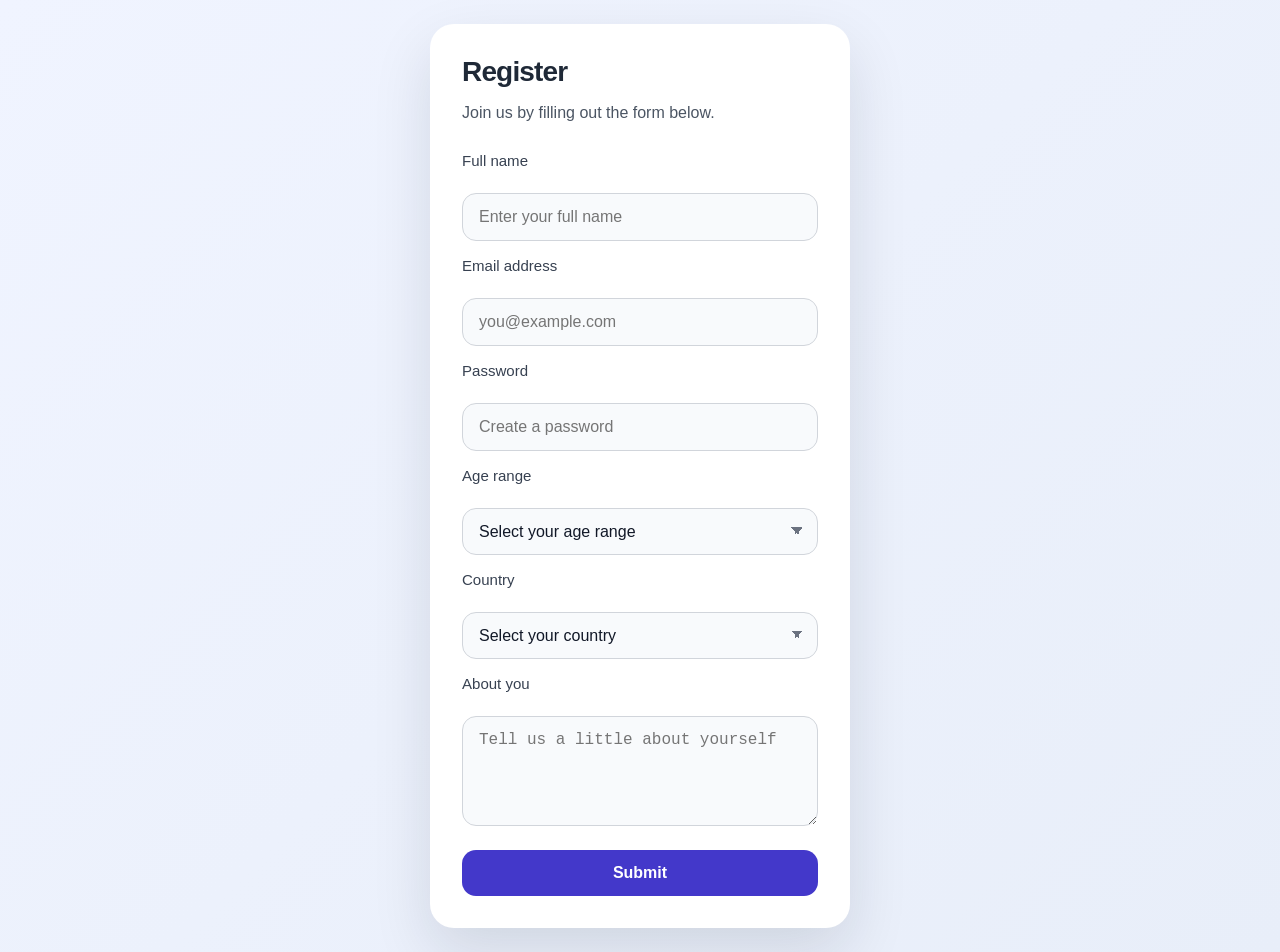
<file: index.html>
<!DOCTYPE html>
<html lang="en">
<head>
    <meta charset="utf-8">
    <meta name="viewport" content="width=device-width, initial-scale=1.0">
    <title>Registration form</title>
    <link rel="stylesheet" href="./style.css">
</head>
<body>
    <main class="page-shell">
        <section class="form-card">
            <header class="card-header">
                <h1>Register</h1>
                <p>Join us by filling out the form below.</p>
            </header>
            <form class="card-form" action="#" method="post">
                <label for="name">Full name</label>
                <input type="text" id="name" name="name" placeholder="Enter your full name" required>

                <label for="email">Email address</label>
                <input type="email" id="email" name="email" placeholder="you@example.com" required>

                <label for="password">Password</label>
                <input type="password" id="password" name="password" placeholder="Create a password" required>

                <label for="age-range">Age range</label>
                <select id="age-range" name="age-range" required>
                    <option value="">Select your age range</option>
                    <option value="under-18">Under 18</option>
                    <option value="18-26">18-26</option>
                    <option value="26-35">26-35</option>
                    <option value="36-50">36-50</option>
                    <option value="50+">50+</option>
                </select>

                <label for="country">Country</label>
                <select id="country" name="country" required>
                    <option value="">Select your country</option>
                    <option value="nigeria">Nigeria</option>
                    <option value="egypt">Egypt</option>
                    <option value="uganda">Uganda</option>
                    <option value="south africa">South Africa</option>
                    <option value="kenya">kenya</option>
                    <option value="other">Other</option>
                </select>

                <label for="message">About you</label>
                <textarea id="message" name="message" rows="4" placeholder="Tell us a little about yourself"></textarea>

                <button type="submit">Submit</button>
            </form>
        </section>
    </main>
</body>
</html>
</file>
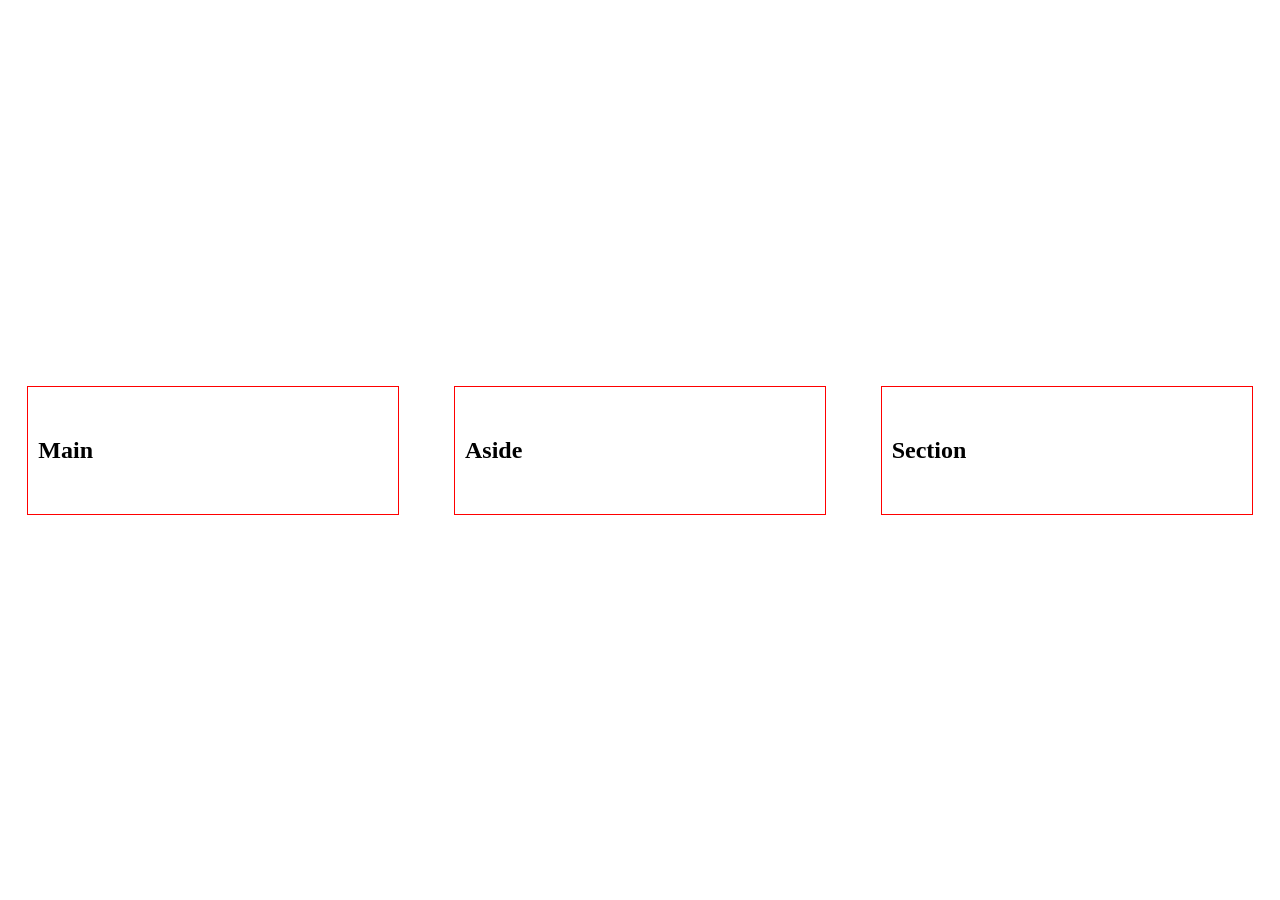
<file: block.html>
<!DOCTYPE html>
<html lang="en">
    <head>
    <meta charset="UTF-8">
     <meta name="viewpoint" content="width=device-width, initial-scale=1.0">
     <title>container</title>
    </head>
    <style>
        *{
            margin: 0;
            padding: 0;
        }
        .container{
            width: 100%;
            height: 100vh;
            display: flex;
            justify-content: space-around;
            align-items: center;
        }
        main{
            border: 1px solid red;
            padding: 50px 10px;
            width: 350px;
        }
        aside{
            border: 1px solid red;
            padding: 50px 10px;
            width: 350px;
        }
        section{
            border: 1px solid red;
            padding: 50px 10px;
            width: 350px;
        }
        section{ 
        }
        section button{
            font-size: 18px;
            border: none;
            background-color: #548954;
            padding: 5px 20px;
            color: #fff;
            border-radius: 5px;
            margin: 30px 0px 0px 0px;
        }

    </style>
    <body>
        <div class="container">
            <main>
                <h2>Main</h2>
            </main>

            <aside>
                <h2>Aside</h2>
            </aside>

            <section>
                <h2>Section</h2>
            </section>
        </div>
    </body>    
</html>
</file>
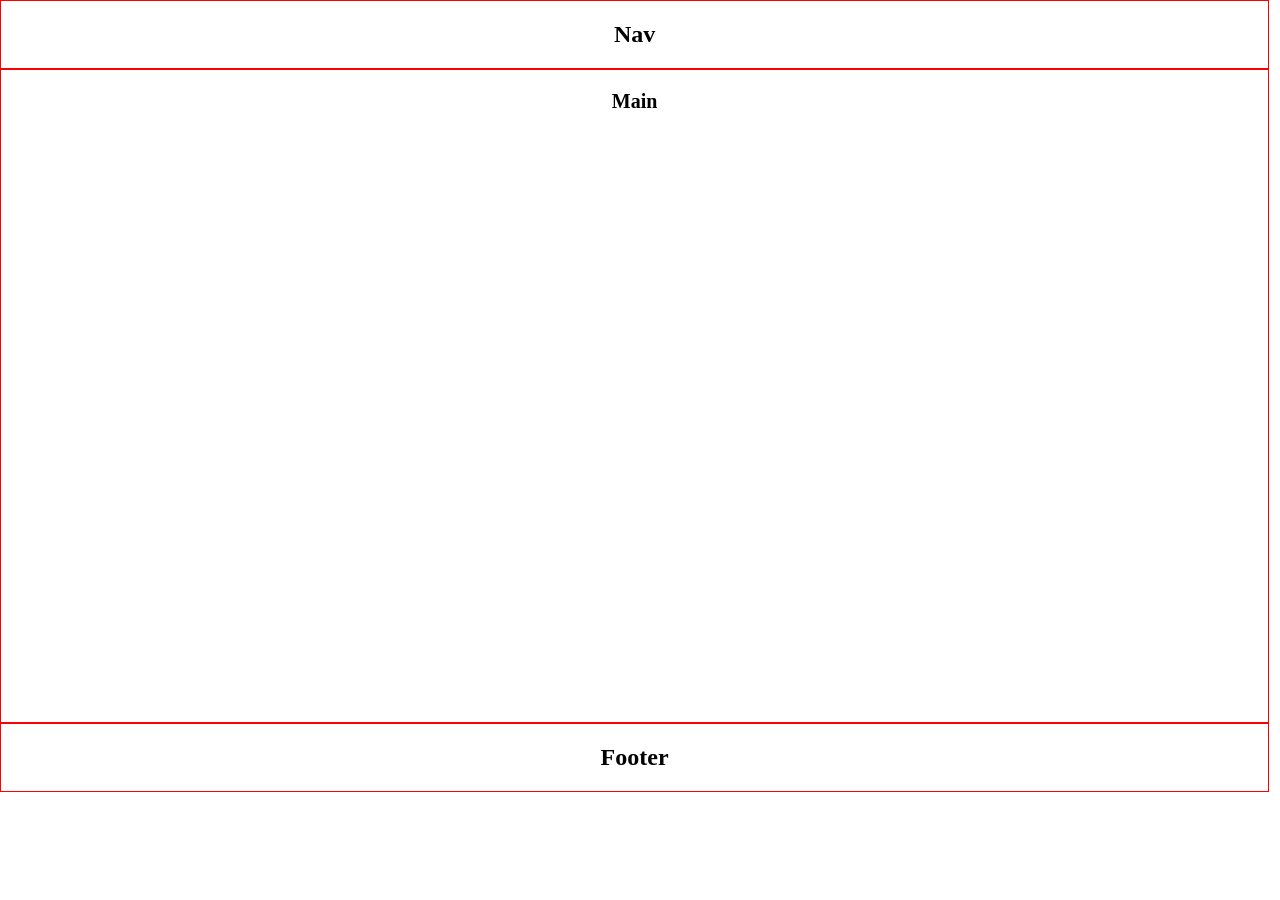
<file: layout.html>
<!DOCTYPE html>
<html lang="en">
    <meta charset="UTF-8">
    <meta name="viewpoint" content="width=device-width, initial-scale=1.0">
    <head>
    <title>layour</title>
    </head>
    <style>
        *{
            margin: 0;
            padding: 0;
        }
        nav{
            width: 99%;
            border: 1px solid red;
            padding: 20px 0px;
            text-align: center;
        }
        main h2{
            font-size: 20px;
        }
        main{
            width: 99%;
            height: 68vh;
            border: 1px solid red;
            padding: 20px 0px;
            text-align: center;
        }
        footer{
            width: 99%;
            border: 1px solid red;
            padding: 20px 0px;
            text-align: center;
        }
    </style>
    <body>
        <nav>
            <h2>Nav</h2>
        </nav>

        <main>
            <h2>Main</h2>
        </main>

        <footer>
            <h2>Footer</h2>
        </footer>

    </body>

</html>
</file>
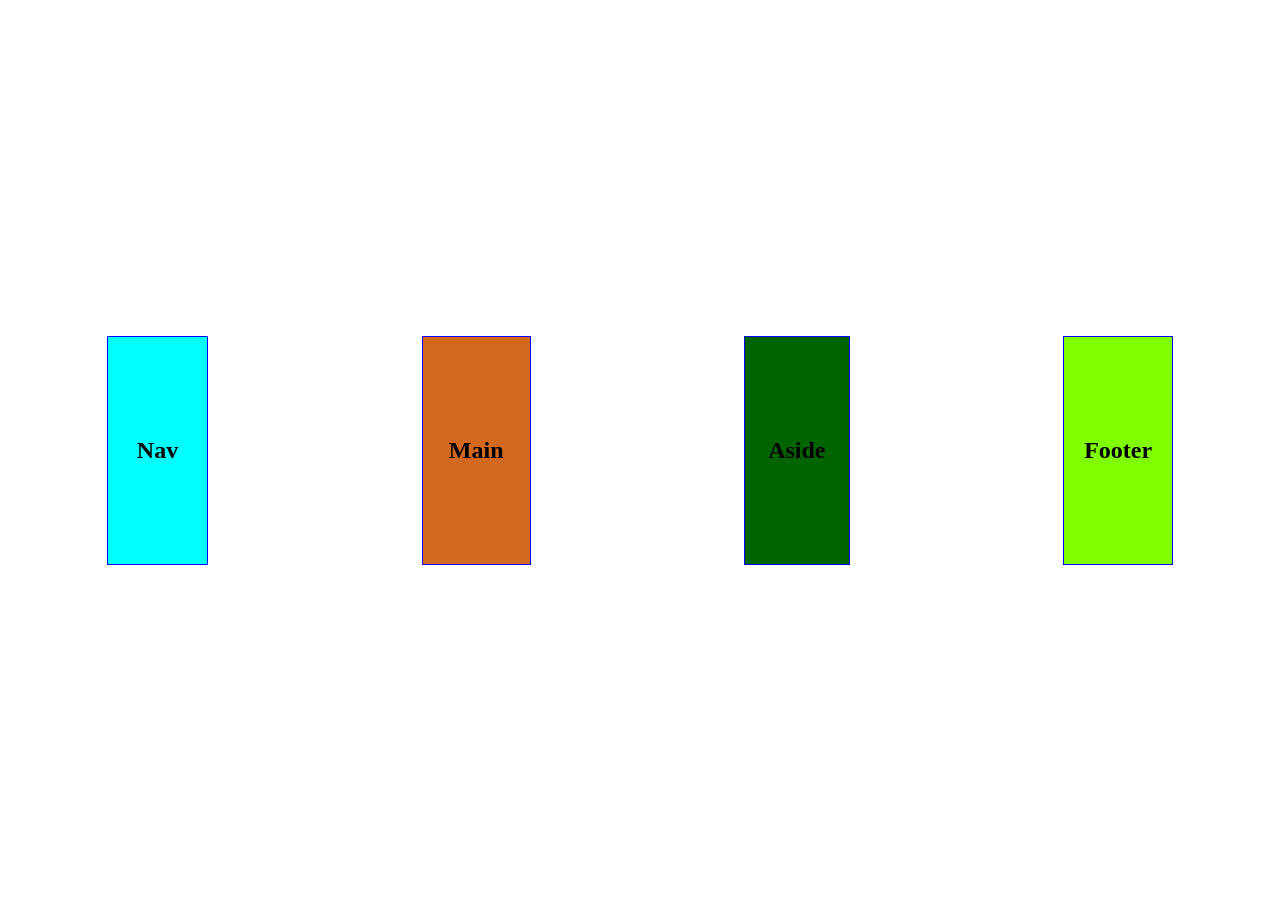
<file: plan.html>
<!DOCTYPE html>
<html lang="en">
    <meta charset="UTF-8">
    <meta name="viewpoint" content="width=device-width, initial-scale=1.0">
    <head>
        <title>layout plan</title>
    </head>
    <style>
        *{
            margin: 0;
            padding: 0;
    
        }
        .container{
            width: 100%;
            height: 100vh;
            display: flex;
            justify-content:space-around;
            align-items: center;
        }
        nav{
            border: 1px solid blue;
            padding: 100px 29px;
            background-color: aqua;
        }
        main{
            border: 1px solid blue;
            padding: 100px 26px;
            background-color: chocolate;
        }
        aside{
            border: 1px solid blue;
            padding: 100px 23px;
            background-color: darkgreen;
        }
        footer{
            border: 1px solid blue;
            padding: 100px 20px;
            background-color: chartreuse;
        }
    </style>
     <body>
        <div class="container">
        <nav>
            <h2>Nav</h2>
        </nav>

        <main>
            <h2>Main</h2>
        </main>

        <aside>
            <h2>Aside</h2>
        </aside>

        <footer>
            <h2>Footer</h2>
        </footer>
        </div>
     </body>  
</html>
</file>
<file: style.css>
* {
    box-sizing: border-box;
}

body {
    margin: 0;
    font-family: Arial, sans-serif;
    background: linear-gradient(135deg, #f0f4ff, #e8eef9);
    color: #1f2937;
    min-height: 100vh;
}

.page-shell {
    min-height: 100vh;
    display: flex;
    align-items: center;
    justify-content: center;
    padding: 24px;
}

.form-card {
    width: min(100%, 420px);
    background: #ffffff;
    border-radius: 24px;
    box-shadow: 0 24px 60px rgba(15, 23, 42, 0.12);
    padding: 32px;
}

.card-header h1 {
    margin: 0;
    font-size: 1.75rem;
    letter-spacing: -0.03em;
}

.card-header p {
    margin: 12px 0 0;
    color: #4b5563;
    line-height: 1.6;
}

.card-form {
    margin-top: 26px;
    display: grid;
    gap: 16px;
}

.card-form label {
    display: block;
    font-size: 0.94rem;
    color: #374151;
    margin-bottom: 8px;
}

.card-form input,
.card-form textarea,
.card-form select {
    width: 100%;
    border: 1px solid #d1d5db;
    border-radius: 14px;
    padding: 14px 16px;
    font-size: 1rem;
    background: #f8fafc;
    color: #111827;
}

.card-form select {
    appearance: none;
    -webkit-appearance: none;
    -moz-appearance: none;
    background-image: linear-gradient(45deg, transparent 50%, #6b7280 50%),
                      linear-gradient(135deg, #6b7280 50%, transparent 50%);
    background-position: calc(100% - 18px) calc(1em + 2px), calc(100% - 14px) calc(1em + 2px);
    background-size: 8px 8px, 8px 8px;
    background-repeat: no-repeat;
}

.card-form input:focus,
.card-form textarea:focus,
.card-form select:focus {
    outline: none;
    border-color: #6366f1;
    box-shadow: 0 0 0 4px rgba(99, 102, 241, 0.12);
}

.card-form textarea {
    resize: vertical;
    min-height: 110px;
}

.card-form button {
    margin-top: 8px;
    width: 100%;
    border: none;
    border-radius: 14px;
    padding: 14px;
    background: #4338ca;
    color: #ffffff;
    font-size: 1rem;
    font-weight: 600;
    cursor: pointer;
    transition: transform 150ms ease, background 150ms ease;
}

.card-form button:hover {
    background: #3730a3;
    transform: translateY(-1px);
}
</file>
